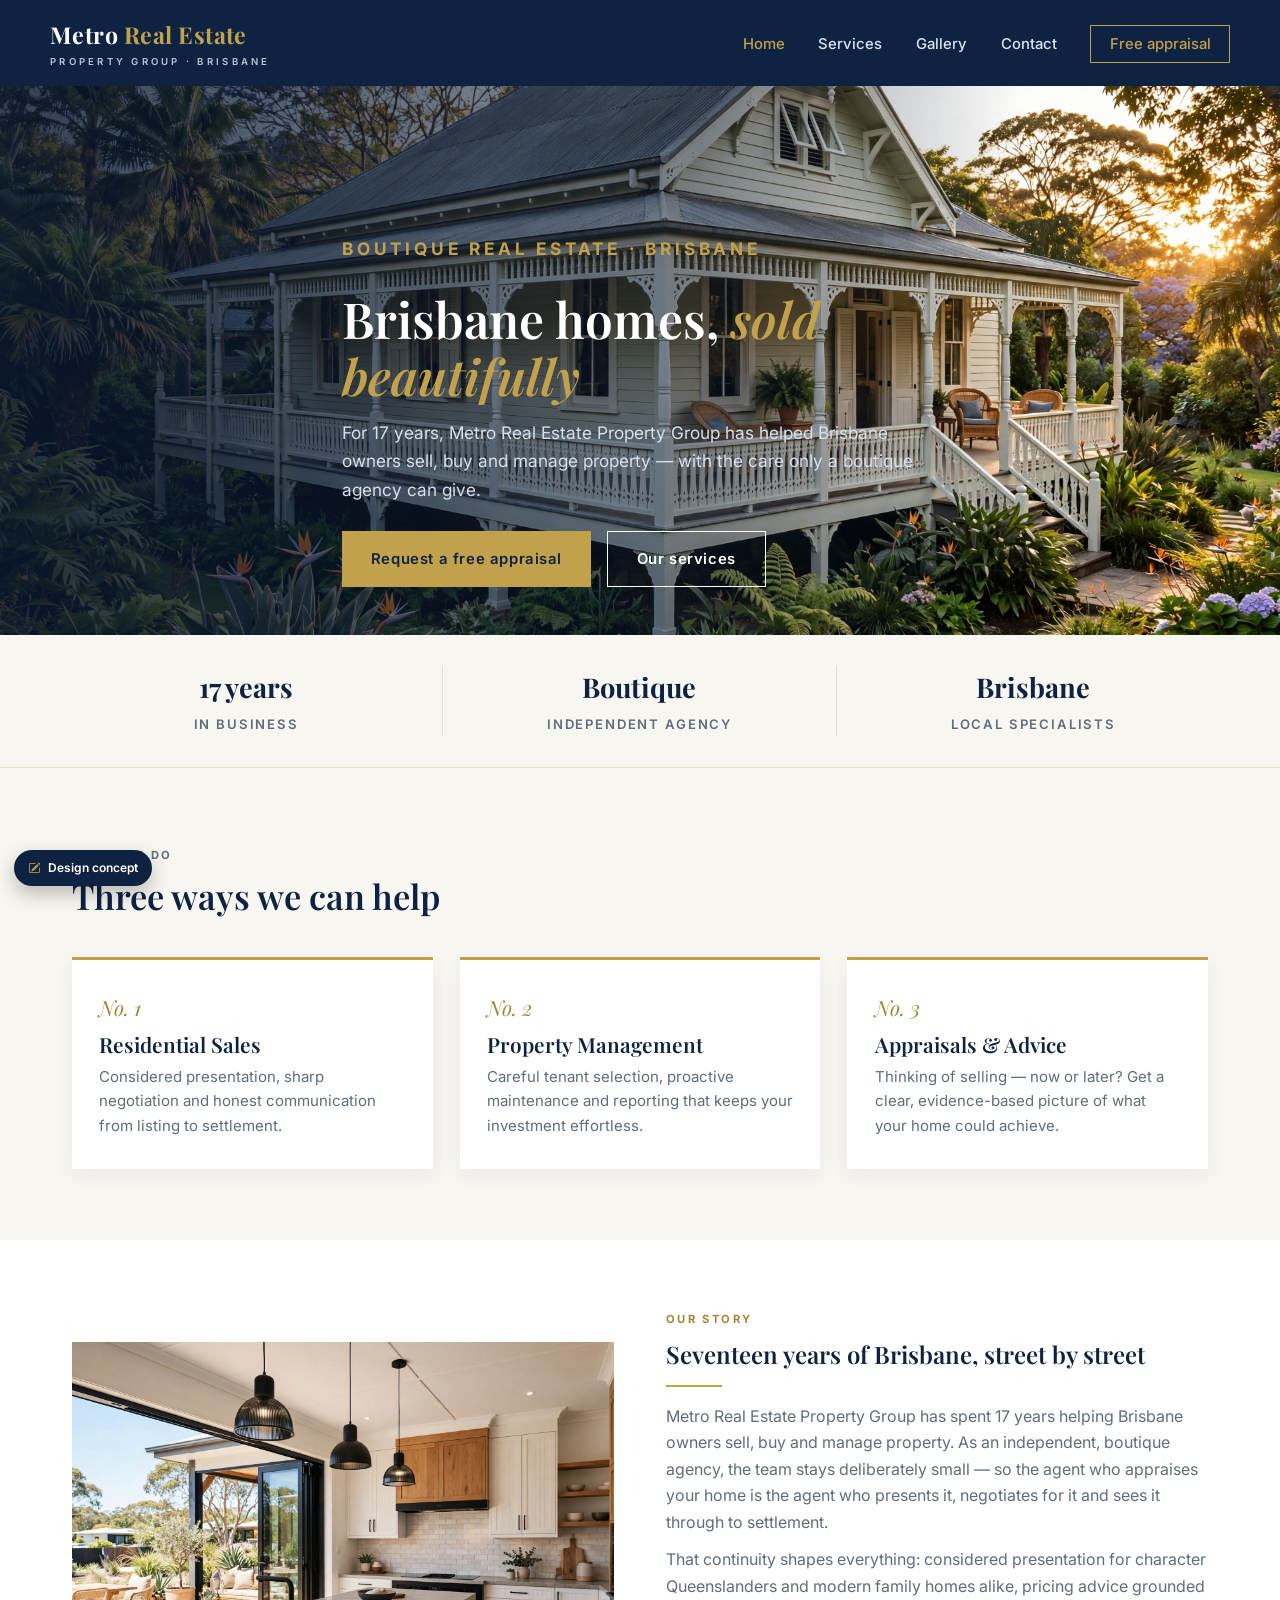
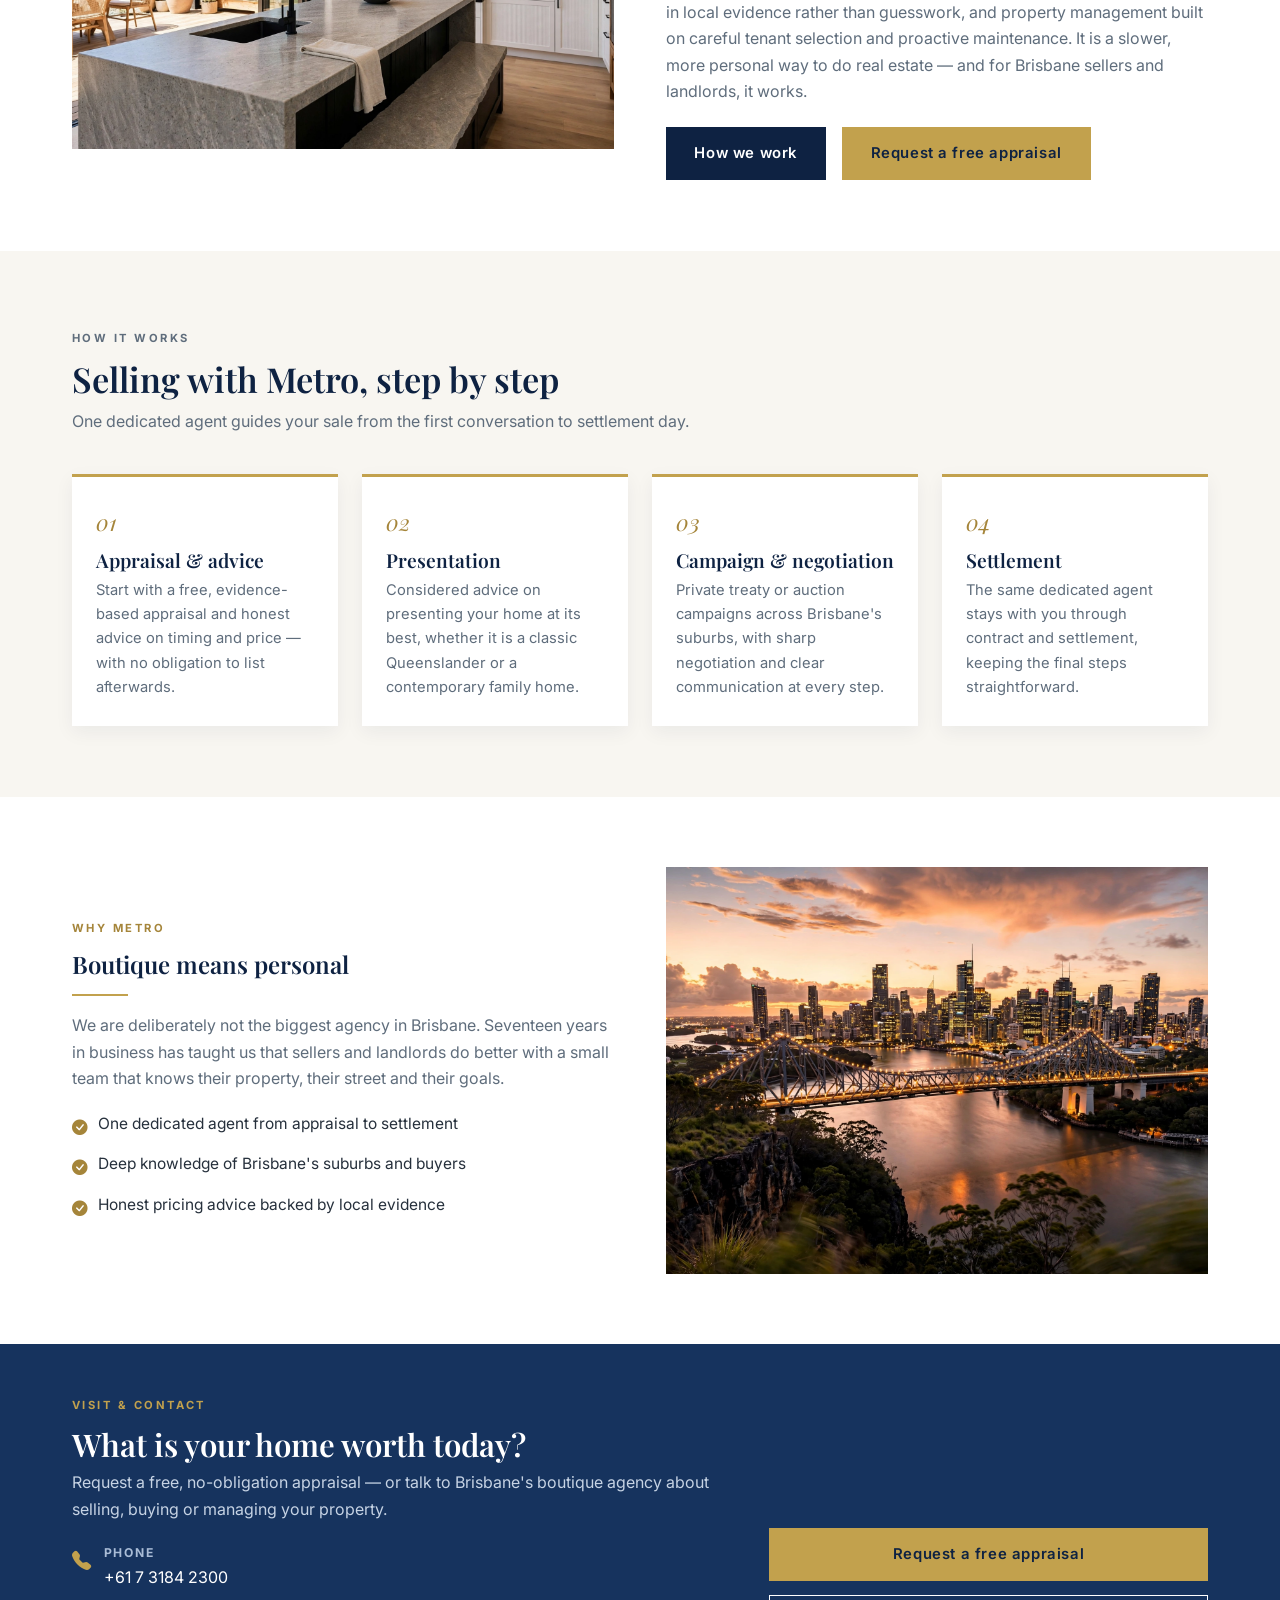
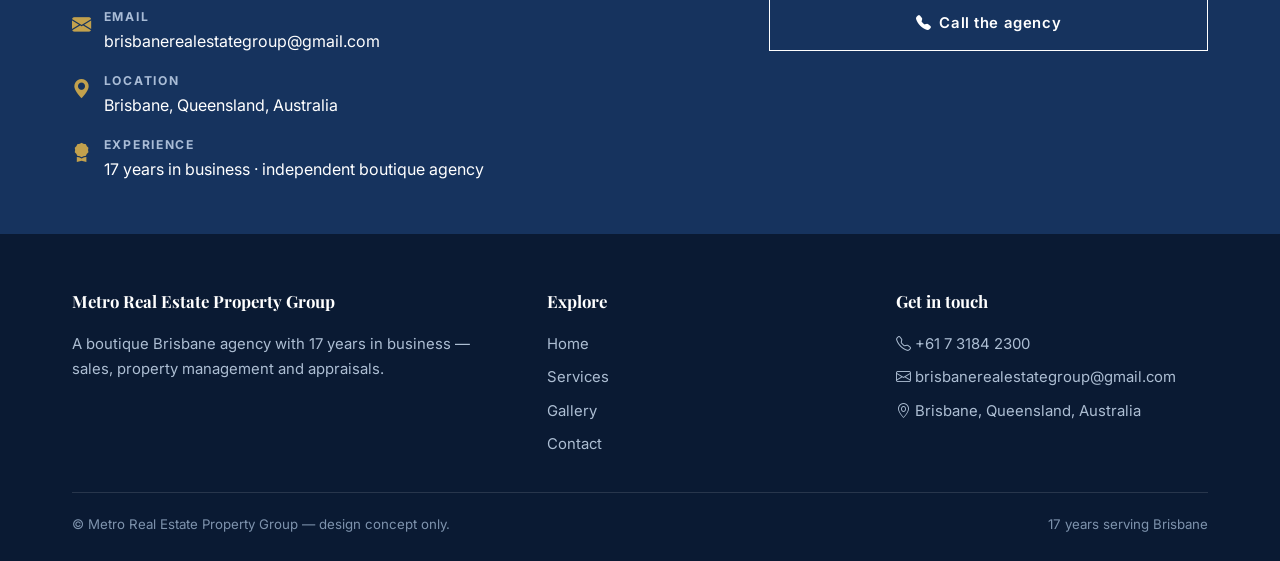
<file: index.html>
<!doctype html>
<html lang="en">
<head>
<meta charset="utf-8">
<meta name="viewport" content="width=device-width, initial-scale=1">
<title>Metro Real Estate Property Group — Boutique Agency, Brisbane</title>
<meta name="description" content="Metro Real Estate Property Group is a boutique Brisbane agency with 17 years in business. Sales, property management and appraisals. Call +61 7 3184 2300.">
<link rel="preconnect" href="https://fonts.googleapis.com">
<link href="https://fonts.googleapis.com/css2?family=Playfair+Display:ital,wght@0,500;0,600;0,700;1,500&family=Inter:wght@400;500;600;700&display=swap" rel="stylesheet">
<link rel="stylesheet" href="https://cdn.jsdelivr.net/npm/bootstrap-icons@1.11.3/font/bootstrap-icons.min.css">
<link rel="stylesheet" href="styles.css">
</head>
<body>
<header class="site">
  <div class="wrap nav">
    <a class="logo" href="index.html">Metro <span>Real Estate</span><small>Property Group · Brisbane</small></a>
    <button class="nav-toggle" aria-label="Open menu" aria-expanded="false"><i class="bi bi-list"></i></button>
    <ul class="nav-links">
      <li><a href="index.html" class="active">Home</a></li>
      <li><a href="services.html">Services</a></li>
      <li><a href="gallery.html">Gallery</a></li>
      <li><a href="contact.html">Contact</a></li>
      <li><a class="nav-cta" href="contact.html">Free appraisal</a></li>
    </ul>
  </div>
</header>

<section class="hero">
  <img class="bg" src="images/hero.webp" alt="A classic Queenslander home in Brisbane at golden hour">
  <div class="hero-panel">
    <div class="wrap hero-inner">
      <p class="kicker" style="color:var(--gold)">Boutique real estate · Brisbane</p>
      <h1>Brisbane homes, <em>sold beautifully</em></h1>
      <p>For 17 years, Metro Real Estate Property Group has helped Brisbane owners sell, buy and manage property — with the care only a boutique agency can give.</p>
      <div class="hero-actions">
        <a class="btn btn-gold" href="contact.html">Request a free appraisal</a>
        <a class="btn btn-line" href="services.html">Our services</a>
      </div>
    </div>
  </div>
</section>

<div class="stats">
  <div class="wrap stats-row">
    <div class="stat"><b>17 years</b><span>In business</span></div>
    <div class="stat"><b>Boutique</b><span>Independent agency</span></div>
    <div class="stat"><b>Brisbane</b><span>Local specialists</span></div>
  </div>
</div>

<section class="section alt">
  <div class="wrap">
    <div class="sec-head">
      <p class="kicker">What we do</p>
      <h2>Three ways we can help</h2>
    </div>
    <div class="svc-cols">
      <div class="svc-card"><div class="num">No. 1</div><h3>Residential Sales</h3><p>Considered presentation, sharp negotiation and honest communication from listing to settlement.</p></div>
      <div class="svc-card"><div class="num">No. 2</div><h3>Property Management</h3><p>Careful tenant selection, proactive maintenance and reporting that keeps your investment effortless.</p></div>
      <div class="svc-card"><div class="num">No. 3</div><h3>Appraisals &amp; Advice</h3><p>Thinking of selling — now or later? Get a clear, evidence-based picture of what your home could achieve.</p></div>
    </div>
  </div>
</section>


<section class="section about-sec">
  <div class="wrap split">
    <img src="images/interior-kitchen.webp" alt="Modern Brisbane kitchen opening to a deck">
    <div>
      <p class="kicker">Our story</p>
      <h2>Seventeen years of Brisbane, street by street</h2>
      <div class="gold-rule"></div>
      <p style="color:var(--soft)">Metro Real Estate Property Group has spent 17 years helping Brisbane owners sell, buy and manage property. As an independent, boutique agency, the team stays deliberately small — so the agent who appraises your home is the agent who presents it, negotiates for it and sees it through to settlement.</p>
      <p style="color:var(--soft);margin-top:.7rem">That continuity shapes everything: considered presentation for character Queenslanders and modern family homes alike, pricing advice grounded in local evidence rather than guesswork, and property management built on careful tenant selection and proactive maintenance. It is a slower, more personal way to do real estate — and for Brisbane sellers and landlords, it works.</p>
      <div class="hero-actions" style="margin-top:1.4rem">
        <a class="btn btn-navy" href="services.html">How we work</a>
        <a class="btn btn-gold" href="contact.html">Request a free appraisal</a>
      </div>
    </div>
  </div>
</section>

<section class="section alt process-sec">
  <div class="wrap">
    <div class="sec-head">
      <p class="kicker">How it works</p>
      <h2>Selling with Metro, step by step</h2>
      <p>One dedicated agent guides your sale from the first conversation to settlement day.</p>
    </div>
    <div class="process-grid">
      <div class="process-card"><div class="p-num">01</div><h3>Appraisal &amp; advice</h3><p>Start with a free, evidence-based appraisal and honest advice on timing and price — with no obligation to list afterwards.</p></div>
      <div class="process-card"><div class="p-num">02</div><h3>Presentation</h3><p>Considered advice on presenting your home at its best, whether it is a classic Queenslander or a contemporary family home.</p></div>
      <div class="process-card"><div class="p-num">03</div><h3>Campaign &amp; negotiation</h3><p>Private treaty or auction campaigns across Brisbane's suburbs, with sharp negotiation and clear communication at every step.</p></div>
      <div class="process-card"><div class="p-num">04</div><h3>Settlement</h3><p>The same dedicated agent stays with you through contract and settlement, keeping the final steps straightforward.</p></div>
    </div>
  </div>
</section>

<section class="section">
  <div class="wrap split">
    <div>
      <p class="kicker">Why Metro</p>
      <h2>Boutique means personal</h2>
      <div class="gold-rule"></div>
      <p style="color:var(--soft)">We are deliberately not the biggest agency in Brisbane. Seventeen years in business has taught us that sellers and landlords do better with a small team that knows their property, their street and their goals.</p>
      <ul class="tick-list">
        <li><i class="bi bi-check-circle-fill"></i> One dedicated agent from appraisal to settlement</li>
        <li><i class="bi bi-check-circle-fill"></i> Deep knowledge of Brisbane's suburbs and buyers</li>
        <li><i class="bi bi-check-circle-fill"></i> Honest pricing advice backed by local evidence</li>
      </ul>
    </div>
    <img src="images/skyline.webp" alt="Brisbane skyline across the river at dusk">
  </div>
</section>


<section class="visit-band">
  <div class="wrap visit-grid">
    <div>
      <p class="kicker" style="color:var(--gold)">Visit &amp; contact</p>
      <h2>What is your home worth today?</h2>
      <p style="color:#c6d3e4;margin-top:.4rem">Request a free, no-obligation appraisal — or talk to Brisbane's boutique agency about selling, buying or managing your property.</p>
      <ul class="visit-list">
        <li><i class="bi bi-telephone-fill"></i><span><b>Phone</b><a href="tel:+61731842300">+61 7 3184 2300</a></span></li>
        <li><i class="bi bi-envelope-fill"></i><span><b>Email</b><a href="mailto:brisbanerealestategroup@gmail.com">brisbanerealestategroup@gmail.com</a></span></li>
        <li><i class="bi bi-geo-alt-fill"></i><span><b>Location</b>Brisbane, Queensland, Australia</span></li>
        <li><i class="bi bi-award-fill"></i><span><b>Experience</b>17 years in business · independent boutique agency</span></li>
      </ul>
    </div>
    <div class="visit-actions">
      <a class="btn btn-gold" href="contact.html">Request a free appraisal</a>
      <a class="btn btn-line" href="tel:+61731842300"><i class="bi bi-telephone-fill"></i> Call the agency</a>
    </div>
  </div>
</section>

<footer class="site">
  <div class="wrap">
    <div class="foot-grid">
      <div>
        <h4>Metro Real Estate Property Group</h4>
        <p style="font-size:.93rem">A boutique Brisbane agency with 17 years in business — sales, property management and appraisals.</p>
      </div>
      <div>
        <h4>Explore</h4>
        <ul>
          <li><a href="index.html">Home</a></li>
          <li><a href="services.html">Services</a></li>
          <li><a href="gallery.html">Gallery</a></li>
          <li><a href="contact.html">Contact</a></li>
        </ul>
      </div>
      <div>
        <h4>Get in touch</h4>
        <ul>
          <li><i class="bi bi-telephone"></i> <a href="tel:+61731842300">+61 7 3184 2300</a></li>
          <li><i class="bi bi-envelope"></i> <a href="mailto:brisbanerealestategroup@gmail.com">brisbanerealestategroup@gmail.com</a></li>
          <li><i class="bi bi-geo-alt"></i> Brisbane, Queensland, Australia</li>
        </ul>
      </div>
    </div>
    <div class="foot-bottom">
      <span>© Metro Real Estate Property Group — design concept only.</span>
      <span>17 years serving Brisbane</span>
    </div>
  </div>
</footer>
<div class="concept-badge"><i class="bi bi-pencil-square"></i> Design concept</div>
<script>
document.querySelector('.nav-toggle').addEventListener('click', function(){
  var links = document.querySelector('.nav-links');
  var open = links.classList.toggle('open');
  this.setAttribute('aria-expanded', open);
});
</script>
</body>
</html>
</file>
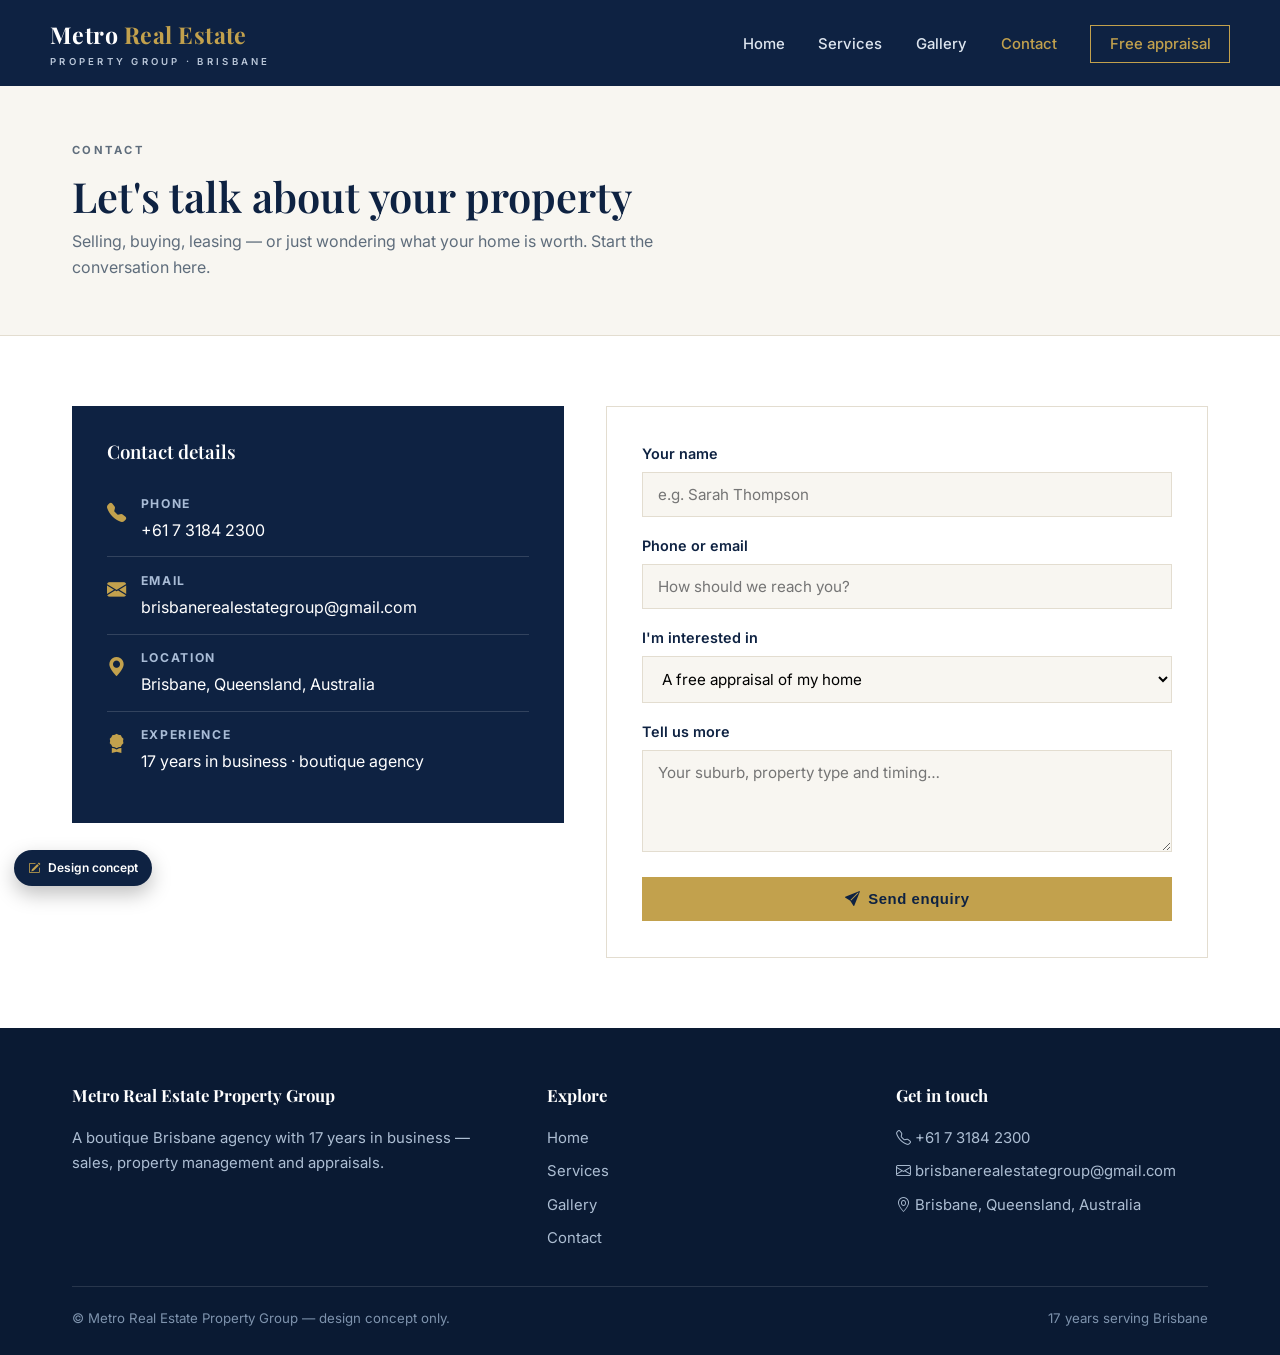
<file: contact.html>
<!doctype html>
<html lang="en">
<head>
<meta charset="utf-8">
<meta name="viewport" content="width=device-width, initial-scale=1">
<title>Contact — Metro Real Estate Property Group, Brisbane</title>
<meta name="description" content="Contact Metro Real Estate Property Group, Brisbane. Call +61 7 3184 2300 for sales, management or a free appraisal.">
<link rel="preconnect" href="https://fonts.googleapis.com">
<link href="https://fonts.googleapis.com/css2?family=Playfair+Display:ital,wght@0,500;0,600;0,700;1,500&family=Inter:wght@400;500;600;700&display=swap" rel="stylesheet">
<link rel="stylesheet" href="https://cdn.jsdelivr.net/npm/bootstrap-icons@1.11.3/font/bootstrap-icons.min.css">
<link rel="stylesheet" href="styles.css">
</head>
<body>
<header class="site">
  <div class="wrap nav">
    <a class="logo" href="index.html">Metro <span>Real Estate</span><small>Property Group · Brisbane</small></a>
    <button class="nav-toggle" aria-label="Open menu" aria-expanded="false"><i class="bi bi-list"></i></button>
    <ul class="nav-links">
      <li><a href="index.html">Home</a></li>
      <li><a href="services.html">Services</a></li>
      <li><a href="gallery.html">Gallery</a></li>
      <li><a href="contact.html" class="active">Contact</a></li>
      <li><a class="nav-cta" href="contact.html">Free appraisal</a></li>
    </ul>
  </div>
</header>

<section class="page-hero">
  <div class="wrap">
    <p class="kicker">Contact</p>
    <h1>Let's talk about your property</h1>
    <p>Selling, buying, leasing — or just wondering what your home is worth. Start the conversation here.</p>
  </div>
</section>

<section class="section">
  <div class="wrap contact-grid">
    <div class="info-card">
      <h3>Contact details</h3>
      <div class="info-row"><i class="bi bi-telephone-fill"></i><div><b>Phone</b><a href="tel:+61731842300">+61 7 3184 2300</a></div></div>
      <div class="info-row"><i class="bi bi-envelope-fill"></i><div><b>Email</b><a href="mailto:brisbanerealestategroup@gmail.com">brisbanerealestategroup@gmail.com</a></div></div>
      <div class="info-row"><i class="bi bi-geo-alt-fill"></i><div><b>Location</b>Brisbane, Queensland, Australia</div></div>
      <div class="info-row"><i class="bi bi-award-fill"></i><div><b>Experience</b>17 years in business · boutique agency</div></div>
    </div>
    <form class="demo-form" onsubmit="return false">
      <label for="name">Your name</label>
      <input id="name" type="text" placeholder="e.g. Sarah Thompson">
      <label for="phone">Phone or email</label>
      <input id="phone" type="text" placeholder="How should we reach you?">
      <label for="topic">I'm interested in</label>
      <select id="topic">
        <option>A free appraisal of my home</option>
        <option>Selling a property</option>
        <option>Property management</option>
        <option>Buying advice</option>
        <option>Something else</option>
      </select>
      <label for="msg">Tell us more</label>
      <textarea id="msg" rows="4" placeholder="Your suburb, property type and timing…"></textarea>
      <button class="btn btn-gold" type="submit"><i class="bi bi-send-fill"></i> Send enquiry</button>
    </form>
  </div>
</section>

<footer class="site">
  <div class="wrap">
    <div class="foot-grid">
      <div>
        <h4>Metro Real Estate Property Group</h4>
        <p style="font-size:.93rem">A boutique Brisbane agency with 17 years in business — sales, property management and appraisals.</p>
      </div>
      <div>
        <h4>Explore</h4>
        <ul>
          <li><a href="index.html">Home</a></li>
          <li><a href="services.html">Services</a></li>
          <li><a href="gallery.html">Gallery</a></li>
          <li><a href="contact.html">Contact</a></li>
        </ul>
      </div>
      <div>
        <h4>Get in touch</h4>
        <ul>
          <li><i class="bi bi-telephone"></i> <a href="tel:+61731842300">+61 7 3184 2300</a></li>
          <li><i class="bi bi-envelope"></i> <a href="mailto:brisbanerealestategroup@gmail.com">brisbanerealestategroup@gmail.com</a></li>
          <li><i class="bi bi-geo-alt"></i> Brisbane, Queensland, Australia</li>
        </ul>
      </div>
    </div>
    <div class="foot-bottom">
      <span>© Metro Real Estate Property Group — design concept only.</span>
      <span>17 years serving Brisbane</span>
    </div>
  </div>
</footer>
<div class="concept-badge"><i class="bi bi-pencil-square"></i> Design concept</div>
<script>
document.querySelector('.nav-toggle').addEventListener('click', function(){
  var links = document.querySelector('.nav-links');
  var open = links.classList.toggle('open');
  this.setAttribute('aria-expanded', open);
});
</script>
</body>
</html>
</file>
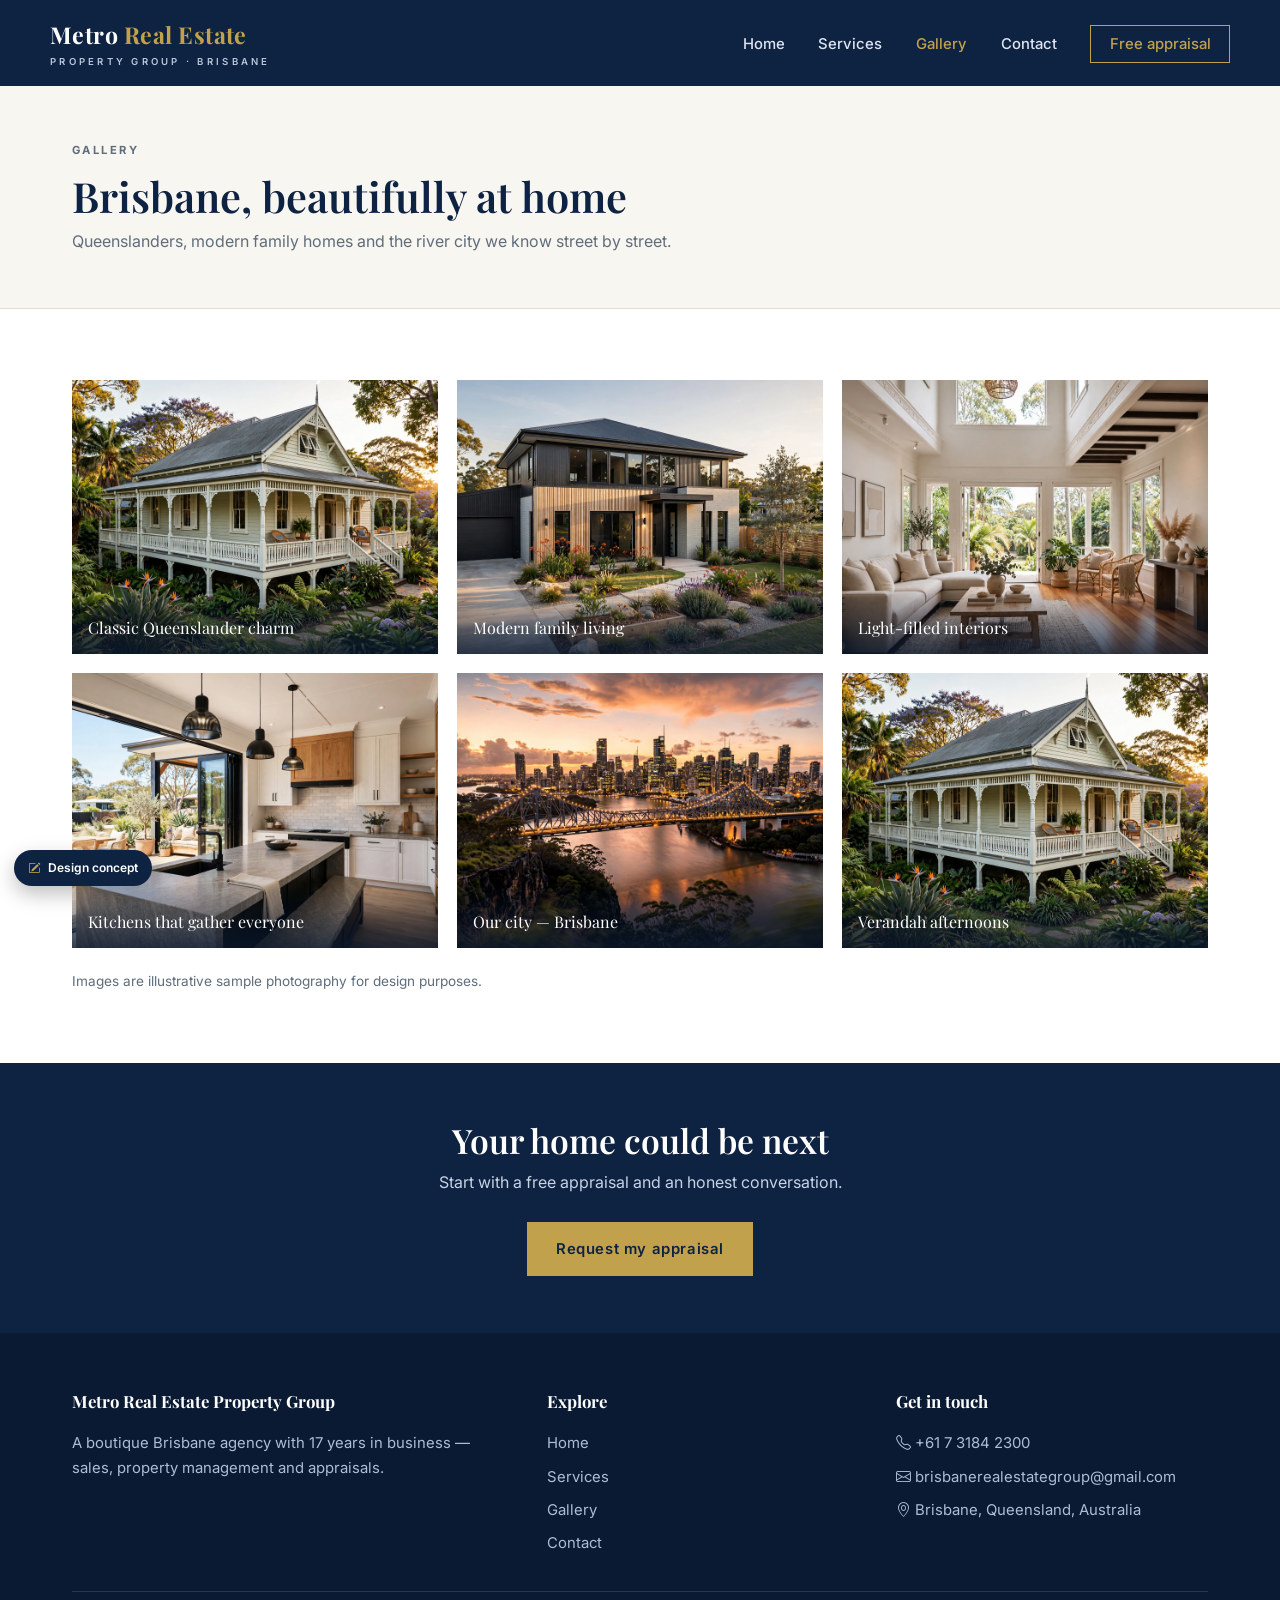
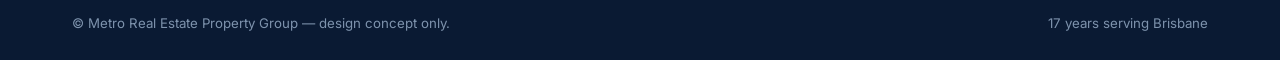
<file: gallery.html>
<!doctype html>
<html lang="en">
<head>
<meta charset="utf-8">
<meta name="viewport" content="width=device-width, initial-scale=1">
<title>Gallery — Metro Real Estate Property Group, Brisbane</title>
<meta name="description" content="Brisbane homes and interiors presented by Metro Real Estate Property Group.">
<link rel="preconnect" href="https://fonts.googleapis.com">
<link href="https://fonts.googleapis.com/css2?family=Playfair+Display:ital,wght@0,500;0,600;0,700;1,500&family=Inter:wght@400;500;600;700&display=swap" rel="stylesheet">
<link rel="stylesheet" href="https://cdn.jsdelivr.net/npm/bootstrap-icons@1.11.3/font/bootstrap-icons.min.css">
<link rel="stylesheet" href="styles.css">
</head>
<body>
<header class="site">
  <div class="wrap nav">
    <a class="logo" href="index.html">Metro <span>Real Estate</span><small>Property Group · Brisbane</small></a>
    <button class="nav-toggle" aria-label="Open menu" aria-expanded="false"><i class="bi bi-list"></i></button>
    <ul class="nav-links">
      <li><a href="index.html">Home</a></li>
      <li><a href="services.html">Services</a></li>
      <li><a href="gallery.html" class="active">Gallery</a></li>
      <li><a href="contact.html">Contact</a></li>
      <li><a class="nav-cta" href="contact.html">Free appraisal</a></li>
    </ul>
  </div>
</header>

<section class="page-hero">
  <div class="wrap">
    <p class="kicker">Gallery</p>
    <h1>Brisbane, beautifully at home</h1>
    <p>Queenslanders, modern family homes and the river city we know street by street.</p>
  </div>
</section>

<section class="section">
  <div class="wrap">
    <div class="gal">
      <figure><img src="images/hero.webp" alt="Queenslander home at golden hour"><figcaption>Classic Queenslander charm</figcaption></figure>
      <figure><img src="images/home-modern.webp" alt="Modern two-storey home"><figcaption>Modern family living</figcaption></figure>
      <figure><img src="images/interior-living.webp" alt="Elegant living room"><figcaption>Light-filled interiors</figcaption></figure>
      <figure><img src="images/interior-kitchen.webp" alt="Kitchen opening to a deck"><figcaption>Kitchens that gather everyone</figcaption></figure>
      <figure><img src="images/skyline.webp" alt="Brisbane skyline at dusk"><figcaption>Our city — Brisbane</figcaption></figure>
      <figure><img src="images/hero.webp" alt="Verandah home in warm light" style="object-position:bottom"><figcaption>Verandah afternoons</figcaption></figure>
    </div>
    <p style="margin-top:1.4rem;color:var(--soft);font-size:.85rem">Images are illustrative sample photography for design purposes.</p>
  </div>
</section>

<section class="cta">
  <div class="wrap">
    <h2>Your home could be next</h2>
    <p>Start with a free appraisal and an honest conversation.</p>
    <a class="btn btn-gold" href="contact.html">Request my appraisal</a>
  </div>
</section>

<footer class="site">
  <div class="wrap">
    <div class="foot-grid">
      <div>
        <h4>Metro Real Estate Property Group</h4>
        <p style="font-size:.93rem">A boutique Brisbane agency with 17 years in business — sales, property management and appraisals.</p>
      </div>
      <div>
        <h4>Explore</h4>
        <ul>
          <li><a href="index.html">Home</a></li>
          <li><a href="services.html">Services</a></li>
          <li><a href="gallery.html">Gallery</a></li>
          <li><a href="contact.html">Contact</a></li>
        </ul>
      </div>
      <div>
        <h4>Get in touch</h4>
        <ul>
          <li><i class="bi bi-telephone"></i> <a href="tel:+61731842300">+61 7 3184 2300</a></li>
          <li><i class="bi bi-envelope"></i> <a href="mailto:brisbanerealestategroup@gmail.com">brisbanerealestategroup@gmail.com</a></li>
          <li><i class="bi bi-geo-alt"></i> Brisbane, Queensland, Australia</li>
        </ul>
      </div>
    </div>
    <div class="foot-bottom">
      <span>© Metro Real Estate Property Group — design concept only.</span>
      <span>17 years serving Brisbane</span>
    </div>
  </div>
</footer>
<div class="concept-badge"><i class="bi bi-pencil-square"></i> Design concept</div>
<script>
document.querySelector('.nav-toggle').addEventListener('click', function(){
  var links = document.querySelector('.nav-links');
  var open = links.classList.toggle('open');
  this.setAttribute('aria-expanded', open);
});
</script>
</body>
</html>
</file>
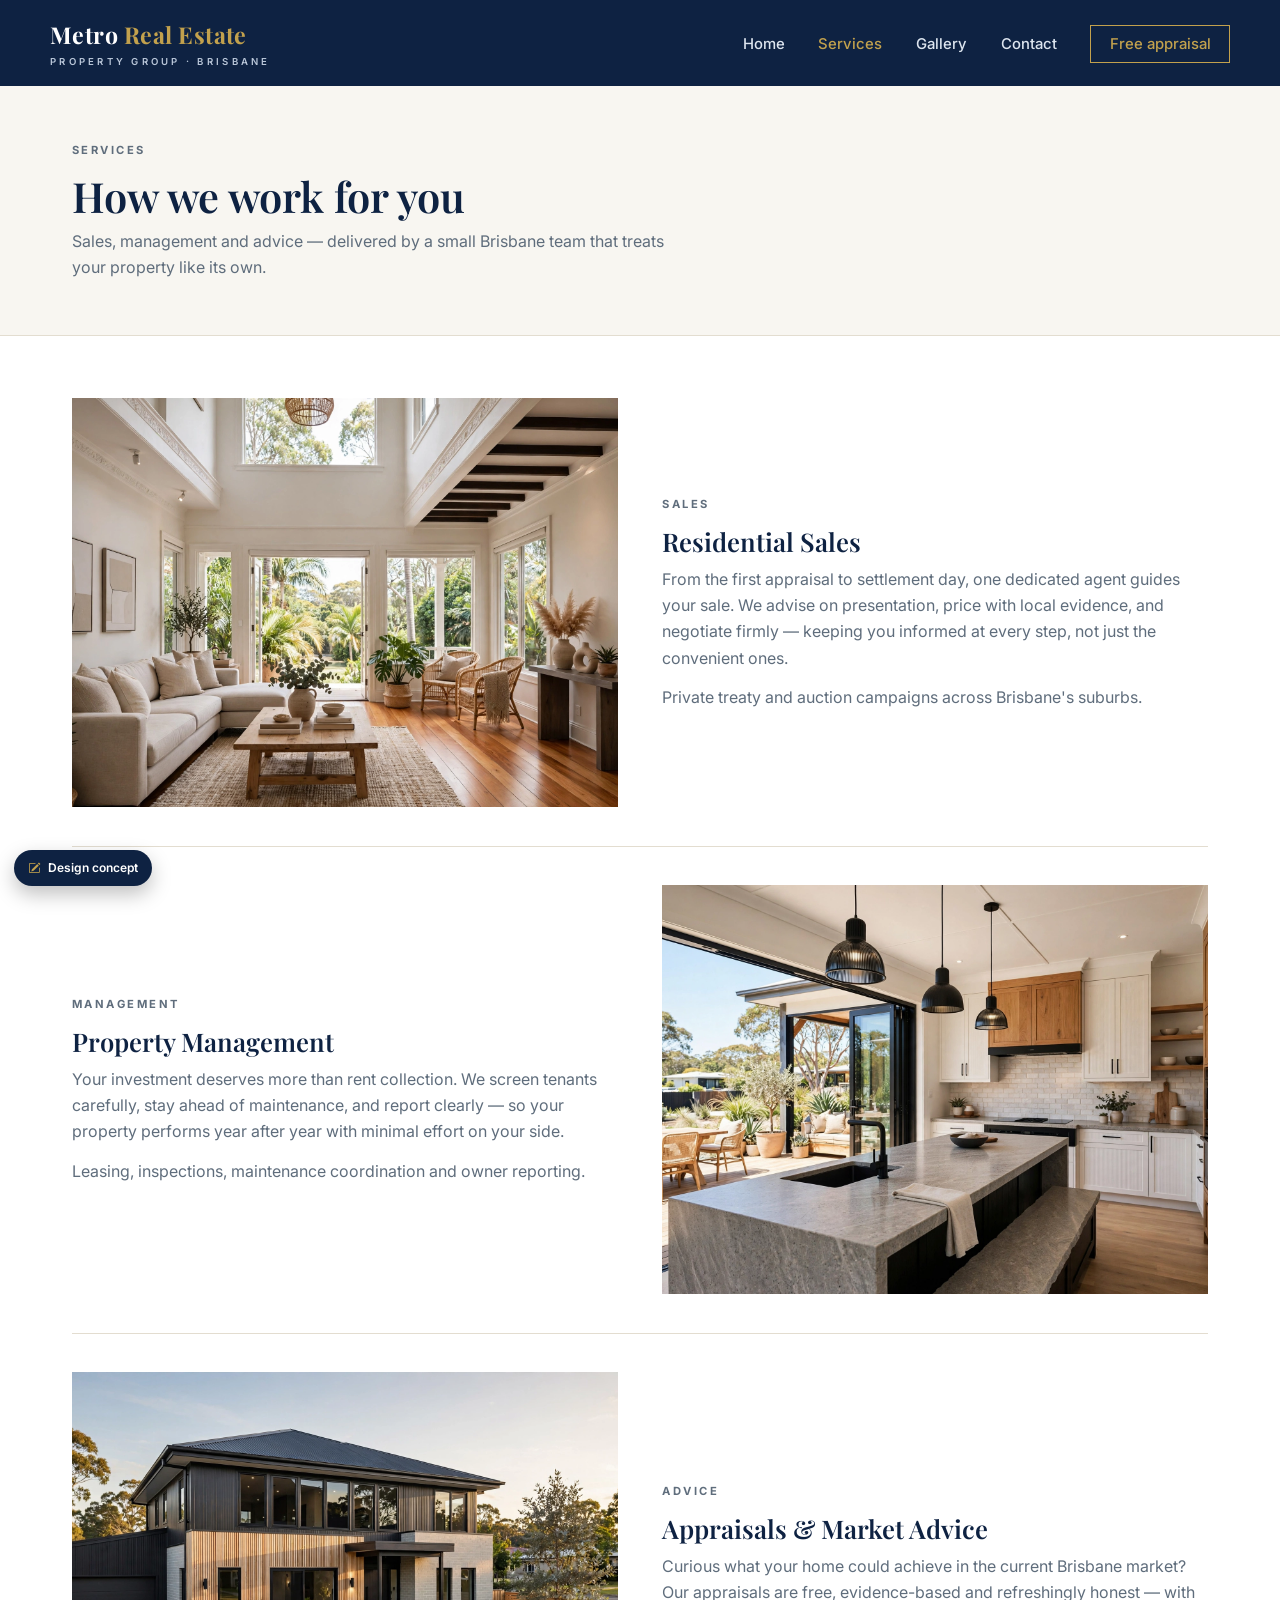
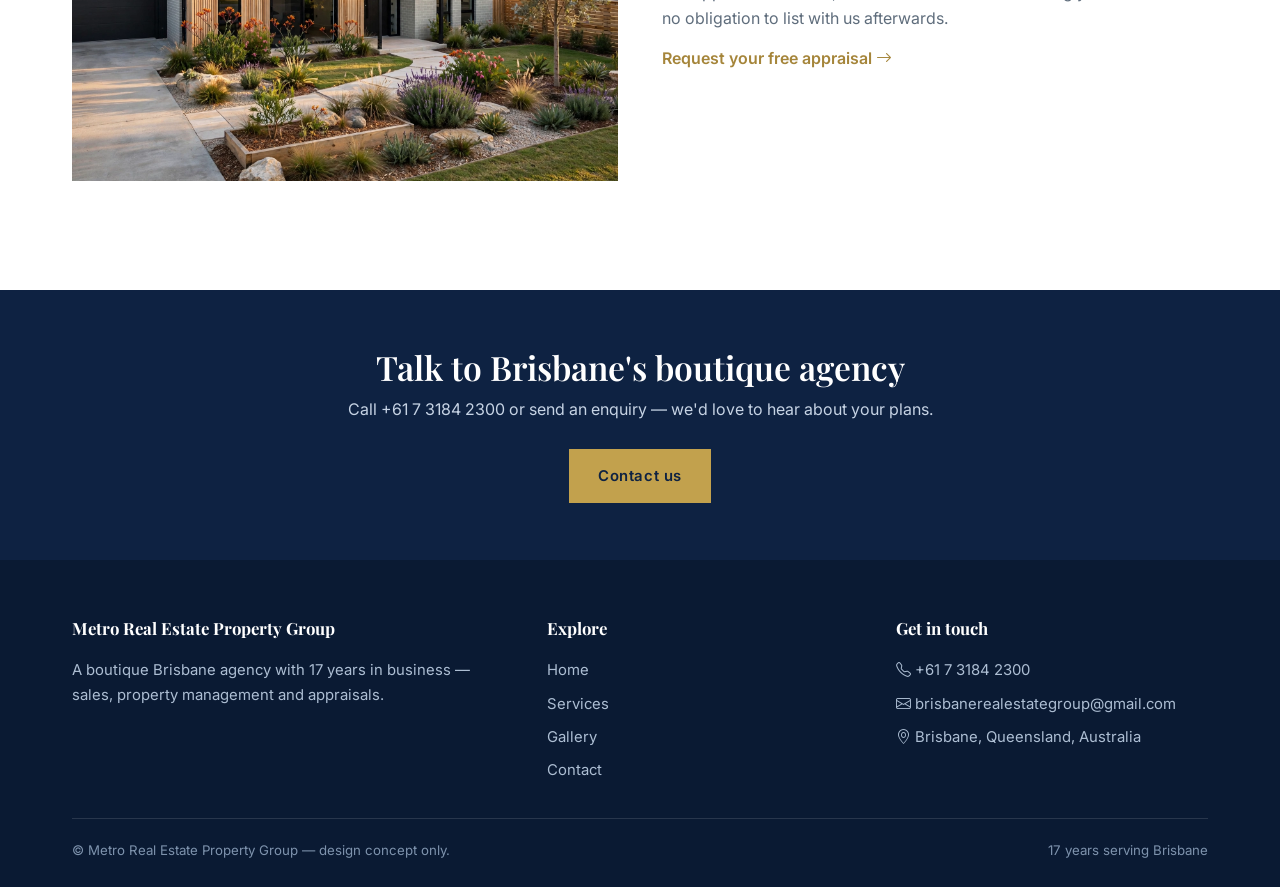
<file: services.html>
<!doctype html>
<html lang="en">
<head>
<meta charset="utf-8">
<meta name="viewport" content="width=device-width, initial-scale=1">
<title>Services — Metro Real Estate Property Group, Brisbane</title>
<meta name="description" content="Residential sales, property management and appraisals from a boutique Brisbane agency with 17 years in business.">
<link rel="preconnect" href="https://fonts.googleapis.com">
<link href="https://fonts.googleapis.com/css2?family=Playfair+Display:ital,wght@0,500;0,600;0,700;1,500&family=Inter:wght@400;500;600;700&display=swap" rel="stylesheet">
<link rel="stylesheet" href="https://cdn.jsdelivr.net/npm/bootstrap-icons@1.11.3/font/bootstrap-icons.min.css">
<link rel="stylesheet" href="styles.css">
</head>
<body>
<header class="site">
  <div class="wrap nav">
    <a class="logo" href="index.html">Metro <span>Real Estate</span><small>Property Group · Brisbane</small></a>
    <button class="nav-toggle" aria-label="Open menu" aria-expanded="false"><i class="bi bi-list"></i></button>
    <ul class="nav-links">
      <li><a href="index.html">Home</a></li>
      <li><a href="services.html" class="active">Services</a></li>
      <li><a href="gallery.html">Gallery</a></li>
      <li><a href="contact.html">Contact</a></li>
      <li><a class="nav-cta" href="contact.html">Free appraisal</a></li>
    </ul>
  </div>
</header>

<section class="page-hero">
  <div class="wrap">
    <p class="kicker">Services</p>
    <h1>How we work for you</h1>
    <p>Sales, management and advice — delivered by a small Brisbane team that treats your property like its own.</p>
  </div>
</section>

<section class="section" style="padding-top:1.5rem">
  <div class="wrap">
    <article class="svc-row">
      <img src="images/interior-living.webp" alt="Beautifully presented living room">
      <div>
        <p class="kicker">Sales</p>
        <h3>Residential Sales</h3>
        <p>From the first appraisal to settlement day, one dedicated agent guides your sale. We advise on presentation, price with local evidence, and negotiate firmly — keeping you informed at every step, not just the convenient ones.</p>
        <p style="margin-top:.8rem">Private treaty and auction campaigns across Brisbane's suburbs.</p>
      </div>
    </article>
    <article class="svc-row flip">
      <img src="images/interior-kitchen.webp" alt="Modern kitchen opening to a deck">
      <div>
        <p class="kicker">Management</p>
        <h3>Property Management</h3>
        <p>Your investment deserves more than rent collection. We screen tenants carefully, stay ahead of maintenance, and report clearly — so your property performs year after year with minimal effort on your side.</p>
        <p style="margin-top:.8rem">Leasing, inspections, maintenance coordination and owner reporting.</p>
      </div>
    </article>
    <article class="svc-row">
      <img src="images/home-modern.webp" alt="Modern Brisbane home exterior">
      <div>
        <p class="kicker">Advice</p>
        <h3>Appraisals &amp; Market Advice</h3>
        <p>Curious what your home could achieve in the current Brisbane market? Our appraisals are free, evidence-based and refreshingly honest — with no obligation to list with us afterwards.</p>
        <p style="margin-top:.8rem"><a href="contact.html" style="color:var(--gold-d);font-weight:600">Request your free appraisal <i class="bi bi-arrow-right"></i></a></p>
      </div>
    </article>
  </div>
</section>

<section class="cta">
  <div class="wrap">
    <h2>Talk to Brisbane's boutique agency</h2>
    <p>Call +61 7 3184 2300 or send an enquiry — we'd love to hear about your plans.</p>
    <a class="btn btn-gold" href="contact.html">Contact us</a>
  </div>
</section>

<footer class="site">
  <div class="wrap">
    <div class="foot-grid">
      <div>
        <h4>Metro Real Estate Property Group</h4>
        <p style="font-size:.93rem">A boutique Brisbane agency with 17 years in business — sales, property management and appraisals.</p>
      </div>
      <div>
        <h4>Explore</h4>
        <ul>
          <li><a href="index.html">Home</a></li>
          <li><a href="services.html">Services</a></li>
          <li><a href="gallery.html">Gallery</a></li>
          <li><a href="contact.html">Contact</a></li>
        </ul>
      </div>
      <div>
        <h4>Get in touch</h4>
        <ul>
          <li><i class="bi bi-telephone"></i> <a href="tel:+61731842300">+61 7 3184 2300</a></li>
          <li><i class="bi bi-envelope"></i> <a href="mailto:brisbanerealestategroup@gmail.com">brisbanerealestategroup@gmail.com</a></li>
          <li><i class="bi bi-geo-alt"></i> Brisbane, Queensland, Australia</li>
        </ul>
      </div>
    </div>
    <div class="foot-bottom">
      <span>© Metro Real Estate Property Group — design concept only.</span>
      <span>17 years serving Brisbane</span>
    </div>
  </div>
</footer>
<div class="concept-badge"><i class="bi bi-pencil-square"></i> Design concept</div>
<script>
document.querySelector('.nav-toggle').addEventListener('click', function(){
  var links = document.querySelector('.nav-links');
  var open = links.classList.toggle('open');
  this.setAttribute('aria-expanded', open);
});
</script>
</body>
</html>
</file>
<file: styles.css>
:root{
  --navy:#0e2242; --navy2:#16335e; --gold:#c2a14d; --gold-d:#a5853a;
  --ink:#26303c; --soft:#5f6d7c; --paper:#f8f6f1; --line:#e3ddd0;
  --font-d:'Playfair Display',serif; --font-b:'Inter',sans-serif;
}
*{margin:0;padding:0;box-sizing:border-box}
body{font-family:var(--font-b);color:var(--ink);background:#fff;line-height:1.65}
img{max-width:100%;height:auto;display:block}
a{text-decoration:none;color:inherit}
.wrap{max-width:1180px;margin:0 auto;padding:0 22px}
h1,h2,h3{font-family:var(--font-d);font-weight:600;line-height:1.15;color:var(--navy)}
.kicker{font-weight:700;letter-spacing:.22em;text-transform:uppercase;font-size:.7rem;color:var(--gold-d);margin-bottom:.8rem}
.gold-rule{width:56px;height:2px;background:var(--gold);margin:1rem 0}
.btn{display:inline-flex;align-items:center;gap:.5rem;font-weight:600;padding:.9rem 1.8rem;font-size:.93rem;letter-spacing:.04em;transition:.2s;border:0;cursor:pointer}
.btn-gold{background:var(--gold);color:var(--navy)}
.btn-gold:hover{background:var(--gold-d);color:#fff}
.btn-navy{background:var(--navy);color:#fff}
.btn-navy:hover{background:var(--navy2)}
.btn-line{border:1px solid #fff;color:#fff;background:transparent}
.btn-line:hover{background:#fff;color:var(--navy)}
/* header */
header.site{position:sticky;top:0;z-index:50;background:var(--navy);color:#fff}
.nav{display:flex;align-items:center;justify-content:space-between;padding:1rem 0;position:relative}
.logo{font-family:var(--font-d);font-size:1.45rem;font-weight:700;letter-spacing:.02em}
.logo span{color:var(--gold)}
.logo small{display:block;font-family:var(--font-b);font-size:.6rem;letter-spacing:.34em;text-transform:uppercase;color:#b9c6d8;font-weight:600}
.nav-links{display:flex;gap:2.1rem;align-items:center;list-style:none}
.nav-links a{font-weight:500;font-size:.93rem;color:#dde5ef}
.nav-links a:hover,.nav-links a.active{color:var(--gold)}
.nav-cta{border:1px solid var(--gold);color:var(--gold)!important;padding:.55rem 1.15rem}
.nav-cta:hover{background:var(--gold);color:var(--navy)!important}
.nav-toggle{display:none;background:none;border:0;color:#fff;font-size:1.7rem;cursor:pointer;padding:.35rem .5rem;min-width:44px;min-height:44px}
/* hero */
.hero{position:relative;color:#fff}
.hero img.bg{width:100%;aspect-ratio:21/9;object-fit:cover;min-height:430px}
.hero-panel{position:absolute;inset:0;display:flex;align-items:flex-end;background:linear-gradient(90deg,rgba(10,25,48,.82) 0%,rgba(10,25,48,.45) 55%,transparent 80%)}
.hero-inner{padding-bottom:3rem;max-width:640px}
.hero h1{color:#fff;font-size:3.1rem;margin-bottom:.9rem}
.hero h1 em{font-style:italic;color:var(--gold)}
.hero p{color:#d7e0ec;font-size:1.08rem;max-width:52ch;margin-bottom:1.7rem}
.hero-actions{display:flex;gap:1rem;flex-wrap:wrap}
/* stat band */
.stats{background:var(--paper);border-bottom:1px solid var(--line)}
.stats-row{display:grid;grid-template-columns:repeat(3,1fr);text-align:center;padding:1.9rem 0}
.stat b{font-family:var(--font-d);font-size:1.7rem;color:var(--navy);display:block}
.stat span{font-size:.82rem;letter-spacing:.14em;text-transform:uppercase;color:var(--soft);font-weight:600}
.stat{border-right:1px solid var(--line)}
.stat:last-child{border-right:0}
/* sections */
.section{padding:4.4rem 0}
.section.alt{background:var(--paper)}
.sec-head{max-width:640px;margin-bottom:2.5rem}
.sec-head.center{margin-left:auto;margin-right:auto;text-align:center}
.sec-head.center .gold-rule{margin-left:auto;margin-right:auto}
.sec-head h2{font-size:2.15rem}
.sec-head p{color:var(--soft);margin-top:.5rem}
/* listing cards */
.listings{display:grid;grid-template-columns:repeat(3,1fr);gap:1.7rem}
.listing{background:#fff;border:1px solid var(--line);overflow:hidden;transition:.2s}
.listing:hover{box-shadow:0 18px 36px rgba(14,34,66,.14)}
.listing .ph{position:relative}
.listing .ph img{aspect-ratio:4/3;object-fit:cover;width:100%}
.listing .sample{position:absolute;top:12px;left:12px;background:var(--navy);color:#fff;font-size:.68rem;font-weight:700;letter-spacing:.12em;text-transform:uppercase;padding:.35rem .7rem}
.listing-body{padding:1.4rem 1.5rem 1.6rem}
.listing-body h3{font-size:1.25rem;margin-bottom:.3rem}
.listing-body .sub{color:var(--soft);font-size:.9rem;margin-bottom:.9rem}
.listing-meta{display:flex;gap:1.1rem;color:var(--soft);font-size:.88rem;border-top:1px solid var(--line);padding-top:.9rem}
.listing-meta i{color:var(--gold-d)}
.sample-note{margin-top:1.3rem;color:var(--soft);font-size:.83rem;font-style:italic}
/* services elegant list */
.svc-cols{display:grid;grid-template-columns:repeat(3,1fr);gap:1.7rem}
.svc-card{border-top:3px solid var(--gold);background:#fff;padding:1.9rem 1.7rem;box-shadow:0 6px 18px rgba(14,34,66,.06)}
.svc-card .num{font-family:var(--font-d);font-style:italic;color:var(--gold-d);font-size:1.3rem}
.svc-card h3{font-size:1.3rem;margin:.5rem 0 .5rem}
.svc-card p{color:var(--soft);font-size:.94rem}
/* split */
.split{display:grid;grid-template-columns:1fr 1fr;gap:3.2rem;align-items:center}
.split img{aspect-ratio:4/3;object-fit:cover;width:100%}
.tick-list{list-style:none;margin-top:1.2rem;display:grid;gap:.7rem}
.tick-list li{display:flex;gap:.6rem;align-items:flex-start;font-size:.97rem}
.tick-list i{color:var(--gold-d);margin-top:.25rem}
/* svc photo rows */
.svc-row{display:grid;grid-template-columns:1fr 1fr;gap:2.8rem;align-items:center;padding:2.4rem 0;border-bottom:1px solid var(--line)}
.svc-row:last-child{border-bottom:0}
.svc-row img{aspect-ratio:4/3;object-fit:cover;width:100%}
.svc-row.flip img{order:2}
.svc-row h3{font-size:1.6rem;margin-bottom:.6rem}
.svc-row p{color:var(--soft)}
/* gallery */
.gal{display:grid;grid-template-columns:repeat(3,1fr);gap:1.2rem}
.gal figure{position:relative;overflow:hidden}
.gal img{aspect-ratio:4/3;object-fit:cover;width:100%;transition:.3s}
.gal figure:hover img{transform:scale(1.05)}
.gal figcaption{position:absolute;left:0;right:0;bottom:0;padding:1.6rem 1rem .8rem;color:#fff;font-family:var(--font-d);font-size:1rem;background:linear-gradient(transparent,rgba(10,25,48,.78))}
/* contact */
.contact-grid{display:grid;grid-template-columns:.9fr 1.1fr;gap:2.6rem;align-items:start}
.info-card{background:var(--navy);color:#fff;padding:2.2rem}
.info-card h3{color:#fff;margin-bottom:1.1rem}
.info-row{display:flex;gap:.9rem;padding:.85rem 0;border-bottom:1px solid rgba(255,255,255,.15)}
.info-row:last-child{border-bottom:0}
.info-row i{color:var(--gold);font-size:1.2rem;margin-top:.2rem}
.info-row b{display:block;font-size:.76rem;letter-spacing:.14em;text-transform:uppercase;color:#a9bcd6;margin-bottom:.15rem}
form.demo-form{background:#fff;border:1px solid var(--line);padding:2.2rem}
form.demo-form label{display:block;font-weight:600;font-size:.9rem;margin-bottom:.35rem;color:var(--navy)}
form.demo-form input,form.demo-form select,form.demo-form textarea{width:100%;border:1px solid var(--line);padding:.75rem .9rem;font-family:var(--font-b);font-size:.95rem;margin-bottom:1.1rem;background:var(--paper)}
form.demo-form button{width:100%;justify-content:center}
/* page hero */
.page-hero{background:var(--paper);border-bottom:1px solid var(--line);padding:3.4rem 0}
.page-hero h1{font-size:2.6rem;margin-bottom:.5rem}
.page-hero p{color:var(--soft);max-width:62ch}
/* CTA */
.cta{background:var(--navy);color:#fff;text-align:center;padding:3.6rem 0}
.cta h2{color:#fff;font-size:2.1rem;margin-bottom:.6rem}
.cta p{color:#c6d3e4;margin-bottom:1.7rem}
/* footer */
footer.site{background:#0a1a33;color:#adbed3;padding:3.4rem 0 1.6rem}
.foot-grid{display:grid;grid-template-columns:1.4fr 1fr 1fr;gap:2.4rem;margin-bottom:2.2rem}
footer.site h4{font-family:var(--font-d);color:#fff;margin-bottom:1rem;font-size:1.05rem}
footer.site ul{list-style:none;display:grid;gap:.55rem;font-size:.93rem}
footer.site a:hover{color:var(--gold)}
.foot-bottom{border-top:1px solid rgba(255,255,255,.12);padding-top:1.3rem;font-size:.83rem;color:#7e93ad;display:flex;justify-content:space-between;gap:1rem;flex-wrap:wrap}
.concept-badge{position:fixed;left:14px;bottom:14px;z-index:200;background:var(--navy);color:#fff;font-size:.75rem;font-weight:600;padding:.5rem .9rem;border-radius:999px;box-shadow:0 8px 20px rgba(0,0,0,.25);display:flex;gap:.45rem;align-items:center}
.concept-badge i{color:var(--gold)}
@media(max-width:900px){
  .split,.contact-grid,.svc-row{grid-template-columns:1fr}
  .svc-row.flip img{order:0}
  .listings,.svc-cols{grid-template-columns:1fr 1fr}
  .gal{grid-template-columns:1fr 1fr}
  .foot-grid{grid-template-columns:1fr 1fr}
  .hero h1{font-size:2.2rem}
  .stats-row{grid-template-columns:1fr;gap:1.2rem}
  .stat{border-right:0}
}
@media(max-width:768px){
  .nav-toggle{display:block}
  .nav-links{display:none;position:absolute;top:100%;left:0;right:0;background:var(--navy);flex-direction:column;align-items:stretch;gap:0;padding:.6rem 22px 1.1rem;z-index:100;box-shadow:0 18px 30px rgba(0,0,0,.3)}
  .nav-links.open{display:flex}
  .nav-links li{border-top:1px solid rgba(255,255,255,.13)}
  .nav-links a{display:block;padding:.85rem 0}
  .nav-cta{text-align:center;margin-top:.6rem}
}
@media(max-width:560px){
  .listings,.svc-cols,.gal,.foot-grid{grid-template-columns:1fr}
  .hero img.bg{aspect-ratio:auto;min-height:380px}
}

/* --- homepage enrichment --- */
.gal-preview-grid{display:grid;grid-template-columns:repeat(4,1fr);gap:1.2rem}
.gal-preview-grid figure{position:relative;overflow:hidden}
.gal-preview-grid img{aspect-ratio:4/3;object-fit:cover;width:100%;transition:.3s}
.gal-preview-grid figure:hover img{transform:scale(1.05)}
.gal-preview-grid figcaption{position:absolute;left:0;right:0;bottom:0;padding:1.6rem 1rem .8rem;color:#fff;font-family:var(--font-d);font-size:1rem;background:linear-gradient(transparent,rgba(10,25,48,.78))}
.process-grid{display:grid;grid-template-columns:repeat(4,1fr);gap:1.5rem}
.process-card{background:#fff;border-top:3px solid var(--gold);padding:1.7rem 1.5rem;box-shadow:0 6px 18px rgba(14,34,66,.06)}
.process-card .p-num{font-family:var(--font-d);font-style:italic;color:var(--gold-d);font-size:1.4rem}
.process-card h3{font-size:1.2rem;margin:.45rem 0 .45rem}
.process-card p{color:var(--soft);font-size:.92rem}
.faq-list{display:grid;gap:.9rem;max-width:820px}
.faq-item{background:#fff;border:1px solid var(--line);padding:1.1rem 1.3rem}
.faq-item summary{font-family:var(--font-d);font-weight:600;color:var(--navy);cursor:pointer;font-size:1.05rem}
.faq-item p{color:var(--soft);font-size:.94rem;margin-top:.6rem}
.faq-item a{color:var(--gold-d);font-weight:600}
.visit-band{background:var(--navy2);color:#fff;padding:3.2rem 0}
.visit-band h2{color:#fff;font-size:1.95rem}
.visit-grid{display:grid;grid-template-columns:1.2fr .8fr;gap:2.4rem;align-items:center}
.visit-list{list-style:none;margin-top:1.3rem;display:grid;gap:1rem}
.visit-list li{display:flex;gap:.8rem;align-items:flex-start}
.visit-list i{color:var(--gold);font-size:1.2rem;margin-top:.15rem}
.visit-list b{display:block;font-size:.76rem;letter-spacing:.14em;text-transform:uppercase;color:#a9bcd6;margin-bottom:.1rem}
.visit-list a:hover{color:var(--gold)}
.visit-actions{display:flex;flex-direction:column;gap:.9rem;align-items:stretch}
.visit-actions .btn{justify-content:center}
@media(max-width:900px){.process-grid{grid-template-columns:1fr 1fr}.gal-preview-grid{grid-template-columns:1fr 1fr}.visit-grid{grid-template-columns:1fr}}
@media(max-width:560px){.process-grid,.gal-preview-grid{grid-template-columns:1fr}}
</file>
